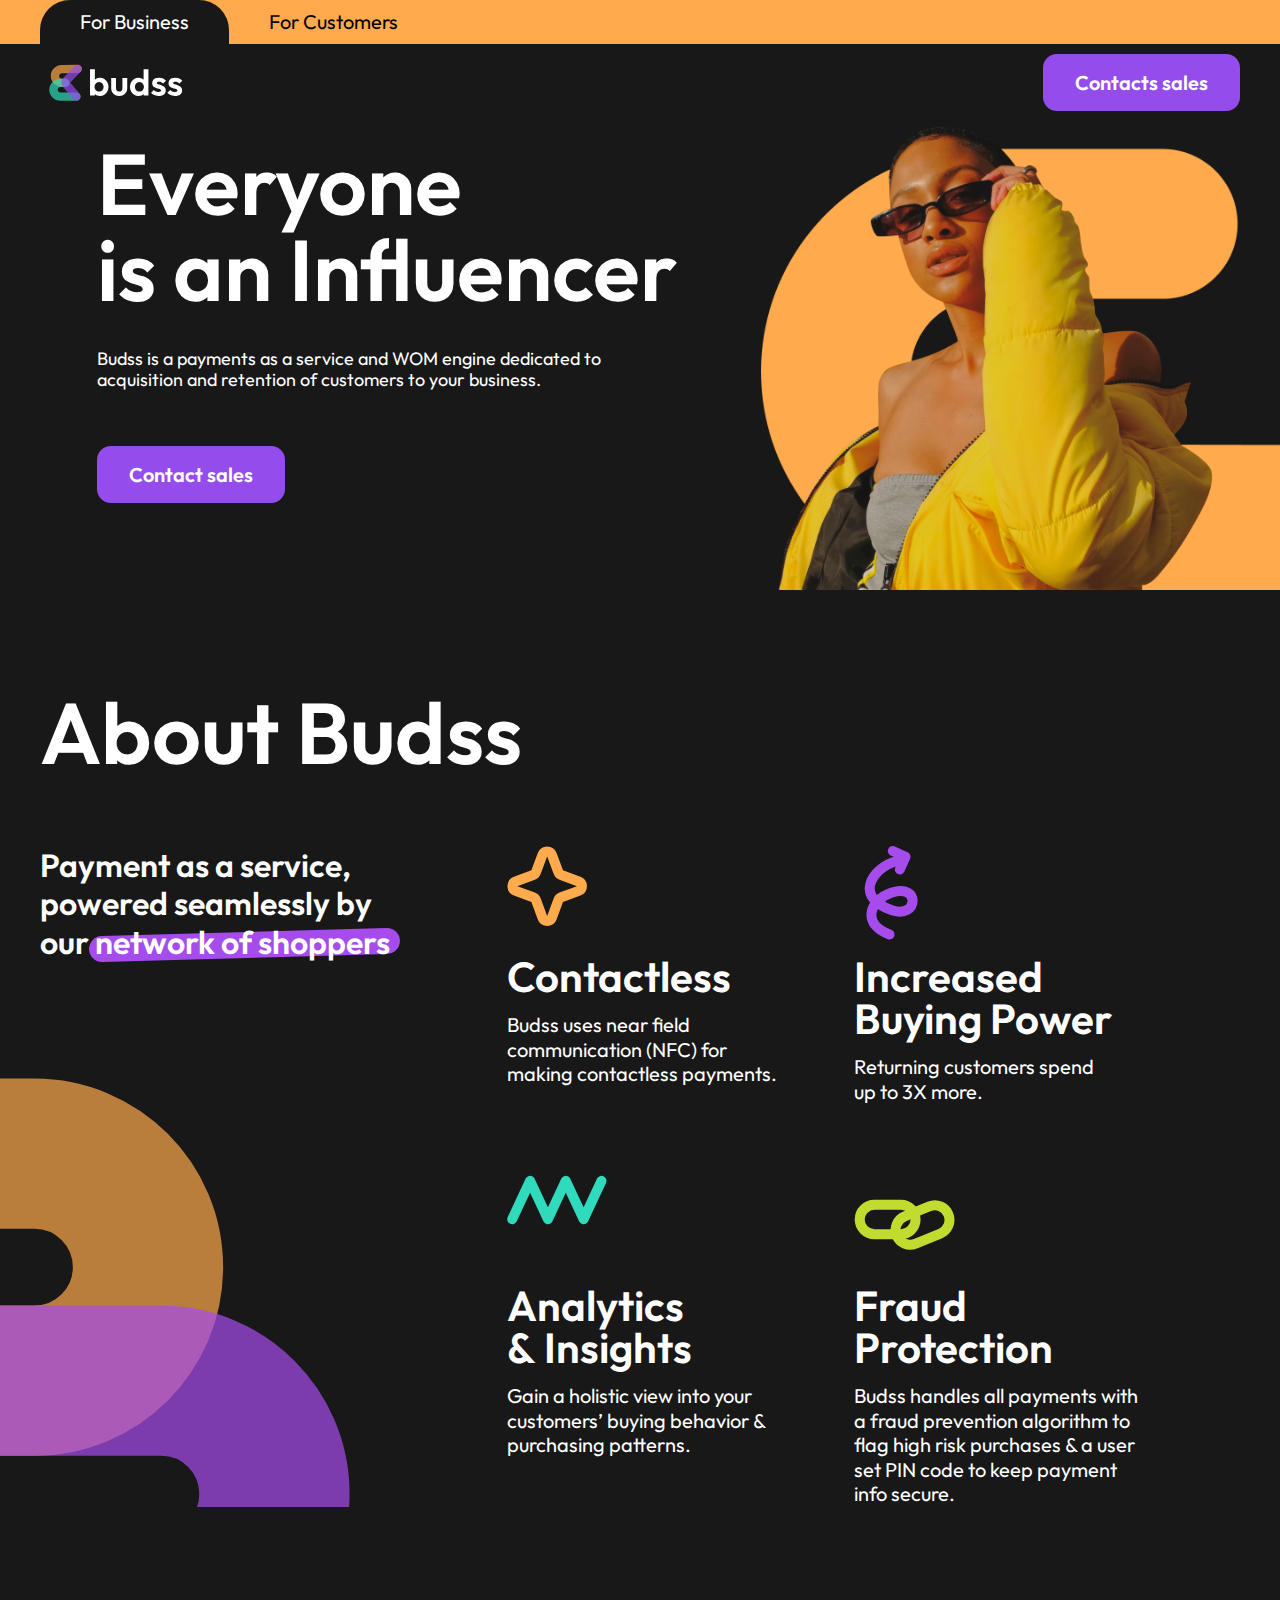
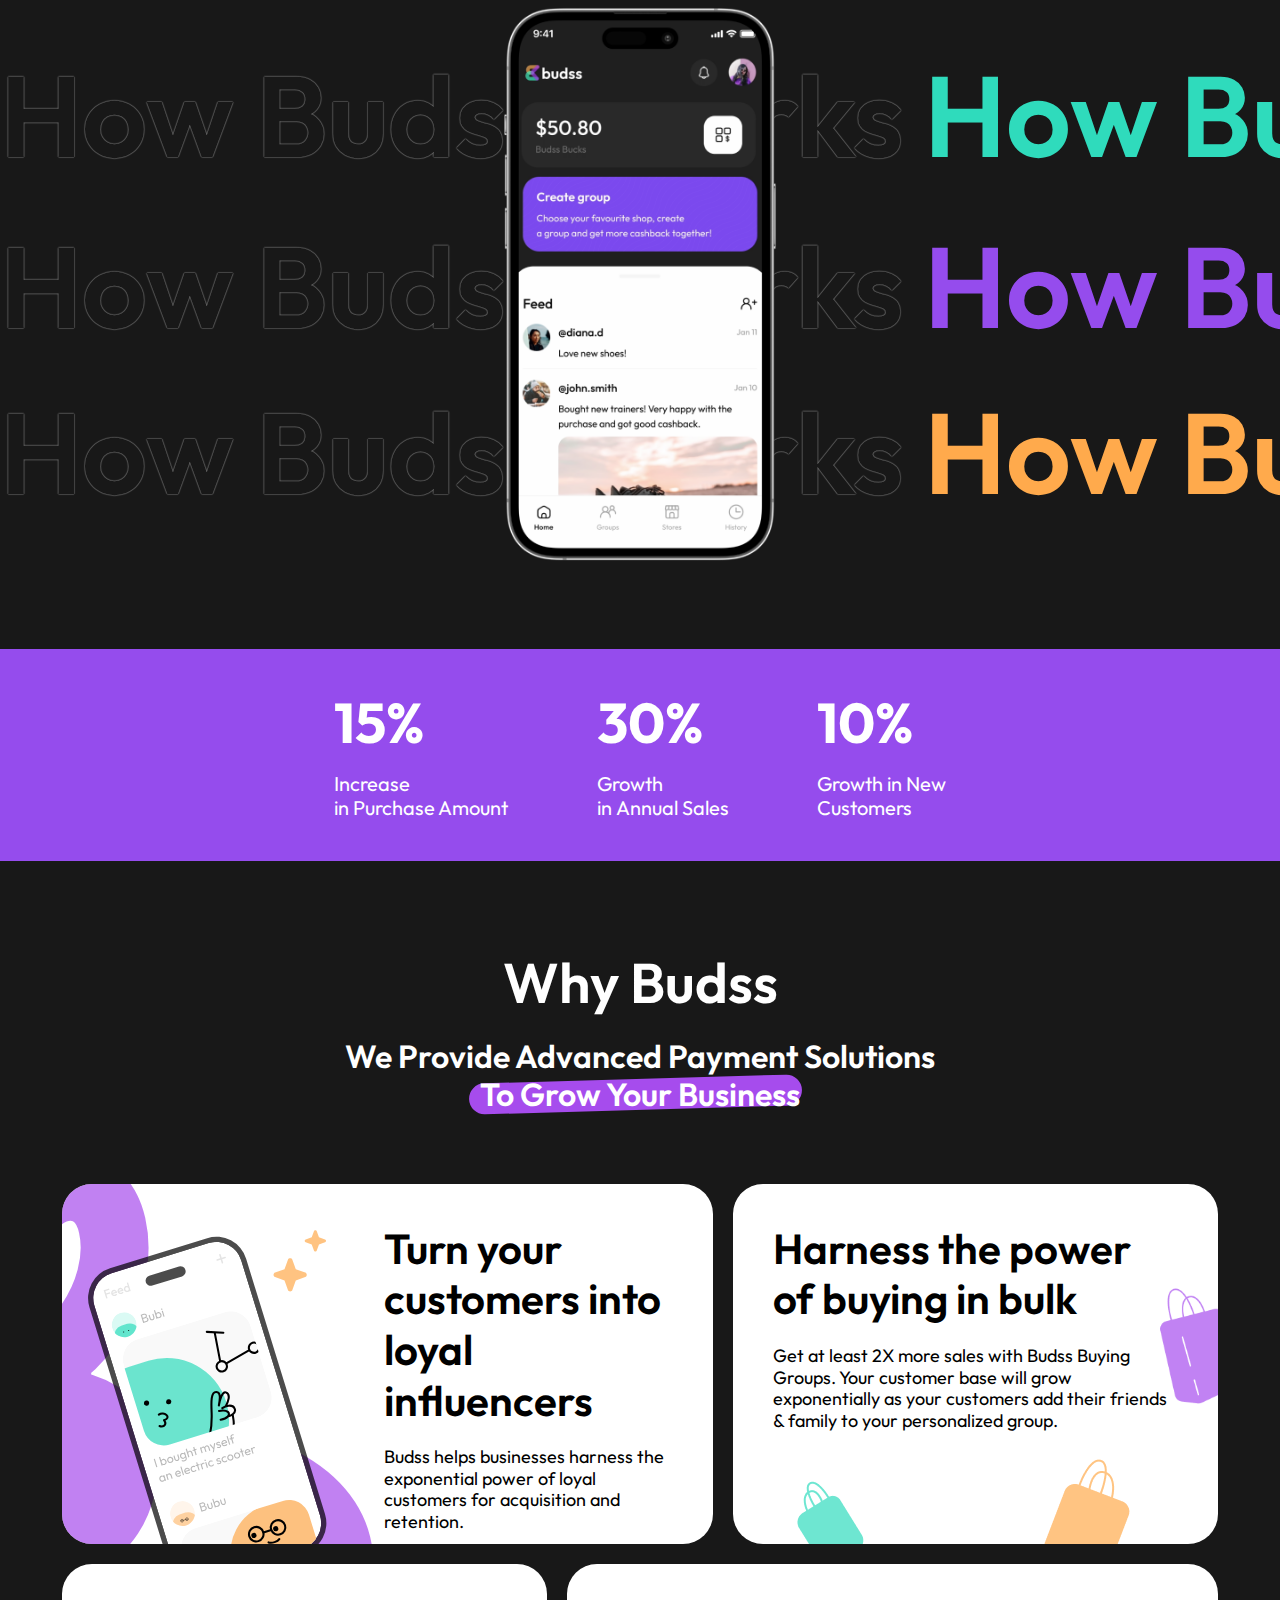
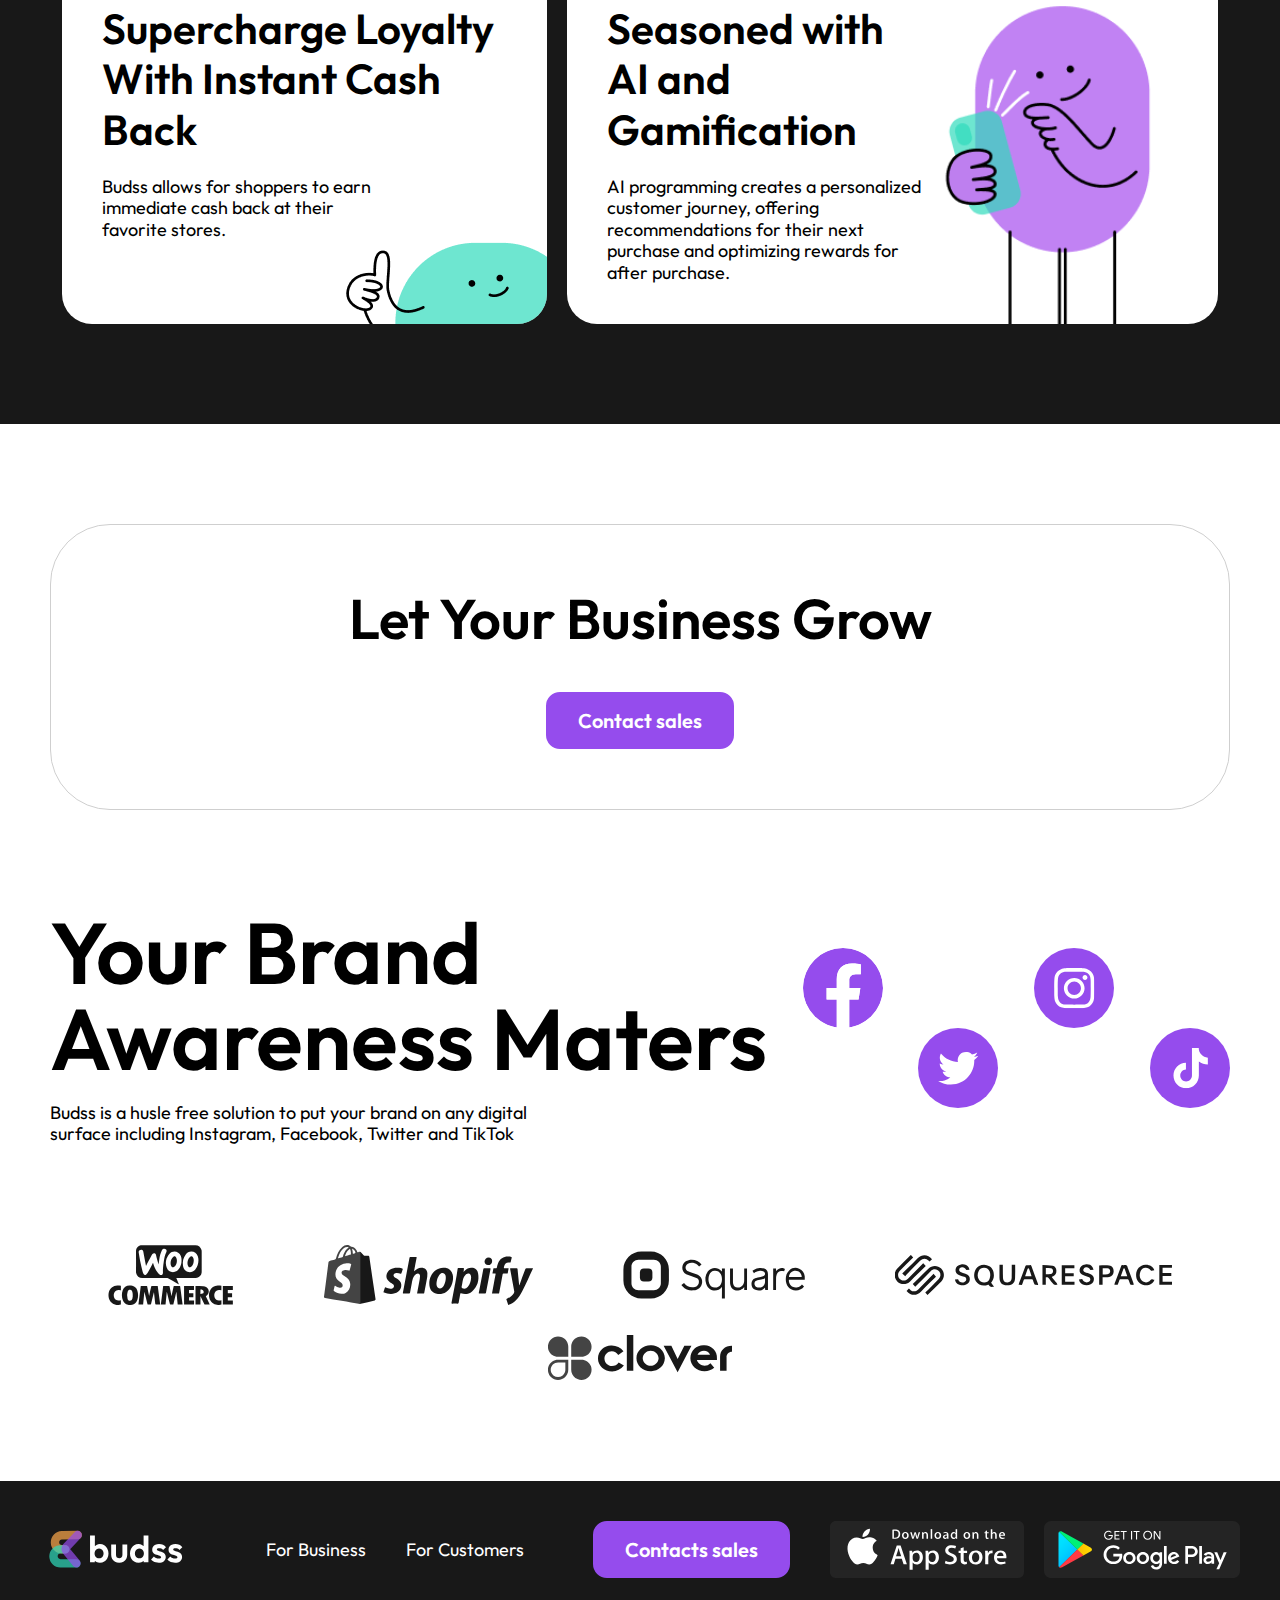
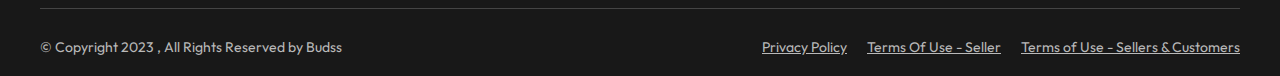
<file: index.html>
<!DOCTYPE html>
<html lang="en">
<head>
    <meta charset="UTF-8">
    <meta name="viewport" content="width=device-width, initial-scale=1.0">
    <link rel="stylesheet" href="./style.css">
    <link rel="shortcut icon" href="./src/title-logo.png">
    <title>Budss</title>
</head>
<body>
    <header class="header">
        <div class="header__inner">
            <nav class="header__nav container">
                <ul class="header__nav-list">
                    <li class="header__nav-item--active ">
                        <a href="#" class="header__nav-link">For Business</a>
                    </li>
                    <li class="header__nav-item"> 
                        <a href="#" class="header__nav-link">For Customers</a>
                    </li>
                </ul>
            </nav>
        </div>       
    </header>

    <div class="menu">
        <div class="menu__wrapper">
            <div class="menu__inner container">
                <a href="" class="logo ">
                    <img class="logo__image" src="/src/logo.svg" alt="budss" width="156" height="52">
                </a>
                <button class="menu__button button hidden-mobile" onclick="contactForm.showModal()">Contacts sales</button>
                <button class="button__burger-button visible-mobile" onclick="mobileOverlay.showModal()"></button>
            </div>
        </div>
    </div>     
    
    <main class="content">
        <section class="section ">
            <div class="section__body">
                <div class="hero">
                    <div class="hero__main">
                        <div class="hero__body">
                            <h1 class="hero__title title">Everyone is an Influencer</h1>
                            <div class="hero__discription">
                                <p>Budss is a payments as a service and WOM engine dedicated to acquisition and retention of customers to your business.</p>
                            </div>
                            <button class="hero__button button" onclick="contactForm.showModal()">
                                Contact sales
                            </button>
                            
                        </div>
                        <img class="hero__image" src="/src/girl.png" alt="" width="600" height="530">
                    </div>
                </div>
            </div>
        </section>

        <section class="section container">
            <div class="section__body">
                <div class="about">
                    <h1 class="about__title">About Budss</h1>
                    <div class="about__body">
                        <div class="about__container">
                            <h4 class="about__description">Payment as a service, powered seamlessly by our network of shoppers</h4>                           
                        </div>
                        <ul class="about__list">

                            <li class="card-about">
                                <div class="card-about__image">
                                    <img src="/src/star.svg" alt="" >
                                </div>
                                <div class="card-about__body">
                                    <h3 class="card-about__title">Contactless</h3>                                
                                    <div class="card-about__description">
                                        <p>Budss uses near field communication (NFC) for making contactless payments.</p>
                                    </div>
                                </div>
                            </li> 
    
                            <li class="card-about">
                                <div class="card-about__image">
                                    <img src="/src/arrow.svg" alt="" >
                                </div>
                                <div class="card-about__body">
                                    <h3 class="card-about__title">Increased Buying Power</h3>                                
                                    <div class="card-about__description">
                                        <p>Returning customers spend up to 3X more.</p>
                                    </div>
                                </div>
                            </li> 
    
                            <li class="card-about">
                                <div class="card-about__image">
                                    <img src="/src/wave.svg" alt="">
                                </div>
                                <div class="card-about__body">
                                    <h3 class="card-about__title">Analytics & Insights</h3>                                
                                    <div class="card-about__description">
                                        <p>Gain a holistic view into your customers’ buying behavior & purchasing patterns.</p> 
                                    </div>
                                </div>
                            </li> 
    
                            <li class="card-about">
                                <div class="card-about__image">
                                    <img src="/src/chain.svg" alt="" >
                                </div>                   
                                <div class="card-about__body">
                                    <h3 class="card-about__title">Fraud Protection</h3>                                
                                    <div class="card-about__description"> 
                                        <p>Budss handles all payments with a fraud prevention algorithm to flag high risk purchases & a user set PIN code to keep payment info secure. </p>
                                    </div>
                                </div>
                            </li> 
                                
                        </ul>                                
                    </div>
                    <img class="about__image" src="/src/budss.svg" alt=""  width="420" height="490">
                </div>
            </div>
        </section>

        <section class="work">
            <h3 class="visually-hidden">Works</h3>
            <div class="animation-text">
                <ul class="animation-text__top">
                    <li class="animation-text__dark"><p>How Budss Works </p></li>
                    <li class="animation-text__green"><p>How Budss Works </p></li>
                    <li class="animation-text__dark"><p>How Budss Works </p></li>
                    <li class="animation-text__green"><p>How Budss Works </p></li>
                    <li class="animation-text__dark"><p>How Budss Works </p></li>
                    <li class="animation-text__green"><p>How Budss Works </p></li>
                </ul>
                <ul class="animation-text__center">
                    <li class="animation-text__dark"><p>How Budss Works </p></li>
                    <li class="animation-text__purple"><p>How Budss Works </p></li>
                    <li class="animation-text__dark"><p>How Budss Works </p></li>
                    <li class="animation-text__purple"><p>How Budss Works </p></li>
                    <li class="animation-text__dark"><p>How Budss Works </p></li>
                    <li class="animation-text__purple"><p>How Budss Works </p></li>
                </ul>
                <ul class="animation-text__bottom">
                    <li class="animation-text__dark"><p>How Budss Works </p></li>
                    <li class="animation-text__yellow"><p>How Budss Works </p></li>
                    <li class="animation-text__dark"><p>How Budss Works </p></li>
                    <li class="animation-text__yellow"><p>How Budss Works </p></li>
                    <li class="animation-text__dark"><p>How Budss Works </p></li>
                    <li class="animation-text__yellow"><p>How Budss Works </p></li>
                </ul>
            </div>
            <img class="work__image" src="/src/phone.png" alt="phone" >
            
        </section>

        <section class="stat">
            <div class="stat__container">
                <div class="stat__wrapper">
                    <div class="stat-card">
                        <h2 class="stat-card__title">15%</h2>
                        <div class="stat-card__description"><p>Increase <br>in Purchase Amount</p></div>
                    </div>
                    <div class="stat-card">
                        <h2 class="stat-card__title">30%</h2>
                        <div class="stat-card__description"><p>Growth <br>in Annual Sales</p></div>
                    </div>
                    <div class="stat-card">
                        <h2 class="stat-card__title">10%</h2>
                        <div class="stat-card__description"><p>Growth in New <br> Customers</p></div>
                    </div>
                </div>
                
            </div>
        </section>

        <section class="section container">
            <div class="section__body">
                <div class="services">
                    <div class="services__body">
                        <div class="services__header">
                            <h2 class="services__title">Why Budss</h2>
                            <h4 class="services__description">We Provide Advanced Payment Solutions <br>To Grow Your Business</h4>
                        </div>
                        <div class="services__container">

                            <div class="card-services--big-left">
                                <img class="card-services__image--left" src="/src/card-phone.svg" alt="" height="362">
                                <div class="card-services__body">
                                    <h3 class="card-services__title">Turn your customers into loyal influencers</h3>
                                    <div class="card-services__description">Budss helps businesses harness the exponential power of loyal customers for acquisition and retention.</div>
                                </div>
                                
                            </div>

                            <div class="card-services">
                                <div class="card-services__body">
                                    <h3 class="card-services__title">Harness the power of buying in bulk</h3>
                                    <div class="card-services__description">Get at least 2X more sales with Budss Buying Groups. Your customer base will grow exponentially as your customers add their friends & family to your personalized group.</div>
                                </div>
                                <img class="card-services__image--green" src="/src/green-packet.png" alt="" >
                                <img class="card-services__image--yellow" src="/src/yellow-packet.png" alt="" >
                                <img class="card-services__image--purple" src="/src/purple-packet.png" alt="" >
                            </div>

                            <div class="card-services">
                                <div class="card-services__body">
                                    <h3 class="card-services__title">Supercharge Loyalty With Instant Cash Back</h3>
                                    <div class="card-services__description">Budss allows for shoppers to earn <br> immediate cash back at their <br> favorite stores.</div>
                                </div>
                                <img class="card-services__image--like" src="/src/like.png" alt="" >
                            </div>

                            <div class="card-services--big-right">
                                <div class="card-services__body">
                                    <h3 class="card-services__title">Seasoned with AI and Gamification </h3>
                                    <div class="card-services__description">AI programming creates a personalized customer journey, offering recommendations for their next purchase and optimizing rewards for after purchase.</div>
                                </div>
                                <img class="card-services__image--right" src="/src/click.png" alt="" >
                            </div>
                        </div>
                    </div>
                </div>
            </div>
        </section>

        <section class="contact">
            <div class="contact__body">              
                <div class="invition">
                    <div class="invition__body">
                        <h2 class="invition__title">Let  Your Business Grow</h2>
                        <button class="invition__button button" onclick="contactForm.showModal()">Contact sales</button>
                    </div>
                </div>
                <div class="society">
                    <div class="society__body">
                        <h1 class="society__title">Your Brand Awareness Maters</h1>
                        <p class="society__desricption">Budss is a husle free solution to put your brand on any digital surface including Instagram, Facebook, Twitter and TikTok</p>
                    </div>
                    <div class="society__container">
                        <a href="/" class="icon-link">
                            <img src="/src/facebook.svg" alt="" class="icon-society">
                        </a>
                        <a href="/" class="icon-link">
                            <img src="/src/twitter.svg" alt="" class="icon-society">
                        </a>
                        <a href="/" class="icon-link">
                            <img src="/src/instagram.svg" alt="" class="icon-society">
                        </a>
                        <a href="/" class="icon-link">
                            <img src="/src/tiktok.svg" alt="" class="icon-society">
                        </a>
                    </div>

                </div>
                <div class="partners">
                    <div class="partners__container">
                        <img src="/src/woo.svg" alt="" class="partners__image" >
                        <img src="/src/shopify.svg" alt="" class="partners__image">
                        <img src="/src/square.svg" alt="" class="partners__image">
                        <img src="/src/sqspace.svg" alt="" class="partners__image">
                        <img src="/src/clover.svg" alt="" class="partners__image">
                    </div>
                </div>              
            </div>
        </section>

        <footer class="footer container">
            <div class="footer__body">
                <div class="footer__menu">
                    <div class="footer__logo logo">
                        <a href="" class="menu__logo logo ">
                            <img class="logo__image" src="/src/logo.svg" alt="budss" width="156" height="52" loading="lazy">
                        </a>
                    </div>
                    <div class="footer__nav">
                        <ul class="footer__nav-list">
                            <li class="footer__nav-item">
                                <a href="/" class="footer__nav-link">For Business</a>
                            </li>
                            <li class="footer__nav-item">
                                <a href="/" class="footer__nav-link">For Customers</a>
                            </li>
                            <li class="footer__nav-item hidden-desktop ">
                                <a href="/" class="footer__nav-link">Privacy Policy</a>
                            </li>
                            <li class="footer__nav-item hidden-desktop ">
                                <a href="/" class="footer__nav-link">Terms Of Use - Seller</a>
                            </li>
                            <li class="footer__nav-item hidden-desktop ">
                                <a href="/" class="footer__nav-link">Terms of Use - Sellers & Customers</a>
                            </li>
                            
                        </ul>
                        
                    </div>
                    
                    <div class="footer__container">
                        <button class="footer__button button" onclick="contactForm.showModal()" >Contacts sales</button>

                        <div class="footer__app">
                            <img src="/src/apple.svg" alt="" class="footer__app-image">
                            <img src="/src/googleplay.svg" alt="" class="footer__app-image">
                        </div>
                    </div>
                </div>
                <div class="footer__extra">
                    <p>© Copyright <time datetime="2023">2023</time> , All Rights Reserved by Budss</p>
                    <ul class="footer__extra-list hidden-mobile ">
                        <li class="footer__extra-item">
                            <a href="/" class="footer__extra-link ">Privacy Policy</a>
                        </li>
                        <li class="footer__extra-item">
                            <a href="/" class="footer__extra-link">Terms Of Use - Seller</a>
                        </li>
                        <li class="footer__extra-item">
                            <a href="/" class="footer__extra-link">Terms of Use - Sellers & Customers</a>
                        </li>
                    </ul>
                    
                </div>
            </div>
        </footer>
    </main>

    <dialog class="mobile-overlay visible-mobile" id="mobileOverlay">
       
        <form class="mobile-overlay__close-button-wrapper" method="dialog">
            <button class="mobile-overlay__close-button cross-button" type="submit">
                <span class="visually-hidden">Close navigation menu</span>
            </button>
        </form>

        <div class="mobile-overlay__body">
            <button class="mobile-overlay__button button " onclick="contactForm.showModal()"> Contact sales</button>

            <ul class="mobile-overlay__nav-list">
                <li class="mobile-overlay__nav-list ">
                    <a href="#" class="mobile-overlay__nav-link">For Business</a>
                </li>
                <li class="mobile-overlay__nav-list"> 
                    <a href="#" class="mobile-overlay__nav-link">For Customers</a>
                </li>
                <li class="mobile-overlay__nav-list"> 
                    <a href="#" class="mobile-overlay__nav-link">Privacy Policy</a>
                </li>
                <li class="mobile-overlay__nav-list"> 
                    <a href="#" class="mobile-overlay__nav-link">Terms Of Use - Seller</a>
                </li>
                <li class="mobile-overlay__nav-list"> 
                    <a href="#" class="mobile-overlay__nav-link">Terms of Use - Sellers & Customers</a>
                </li>
            </ul>
        </div>
    </dialog>

    <dialog class="feedback" id="contactForm">
        
            <form class="feedback__close-button-wrapper" method="dialog">
                <button class="feedback__close-button cross-button" type="submit">
                    <span class="visually-hidden">Close feedback-form</span>
                </button>
            </form>
            <form id="form" class="feedback-form" >
            <div class="feedback-form__body">
                <div class="feedback-form__cell field">
                    <label class="field__label" for="name" >Name <span class="field__required-star" aria-hidden="true">*</span></label>
                    <input 
                        class="field__control"
                        id="name" 
                        placeholder="Enter name"
                        
                    >
                   
                    <span class="error-message" id="nameError"></span>
                </div>
                <div class="feedback-form__cell field">
                    <label class="field__label" for="email">Email <span class="field__required-star" aria-hidden="true">*</span></label>
                    <input 
                        class="field__control"
                        id="email"
                        type="email" 
                        placeholder="Enter email"
                        
                    >
                    <span class="error-message" id="emailError"></span>
                </div>
                <div class="feedback-form__cell field">
                    <label class="field__label" for="phoneNumber">Phone Number <span class="field__required-star" aria-hidden="true">*</span> </label>
                    <input 
                        class="field__control"
                        id="phoneNumber"
                        type="tel"
                        placeholder="+7 900 000 00 00"
                        
                    >
                    <span class="error-message" id="phoneError"></span>
                </div>
                <div class="feedback-form__cell field">
                    <label class="field__label" for="company">Company</label>
                    <input 
                        class="field__control"
                        id="company"
                        placeholder="Enter company"
                       
                    >
                </div>
                <div class="feedback-form__cell field">
                    <label class="field__label" for="website">Website/Store URL</label>
                    <input 
                        class="field__control"
                        id="website"
                        placeholder="Enter Website/Store URL"
                        
                    >
                </div>
            </div>

            <span class="error-messege__form" id="errorMessage"></span>

            <div class="feedback-form__action">
                <p>By submitting this form you are agreeing to Budss’s <a href="/">Privacy Policy</a> and <a href="">Terms of Use</a></p>
                <button class="feedback-form__button button" type="submit" > Contact sales</button>
            </div>
            
        </form>
        
    </dialog>
    <dialog class="feedback" id="windowReceived">
        <form class="feedback__close-button-wrapper" method="dialog">
            <button class="feedback__close-button cross-button" type="submit">
                <span class="visually-hidden">Close feedback-form</span>
            </button>
        </form>
        <div class="feedback-thanks">
            <div class="feedback-thanks__body">
                <img class="feedback-thanks__image" src="/src/thank.svg" alt="">
                <h4 class="feedback-thanks__title">Thank you</h4>
                <p class="feedback-thanks__description">Thank you, we have received your application and will contact you soon!</p>
                <button class="feedback-thanks__button button" onclick="windowReceived.close()">Super!</button>
            </div>
        </div>
    </dialog>

    <script src="/script.js"></script>
    
</body>
</html>
</file>
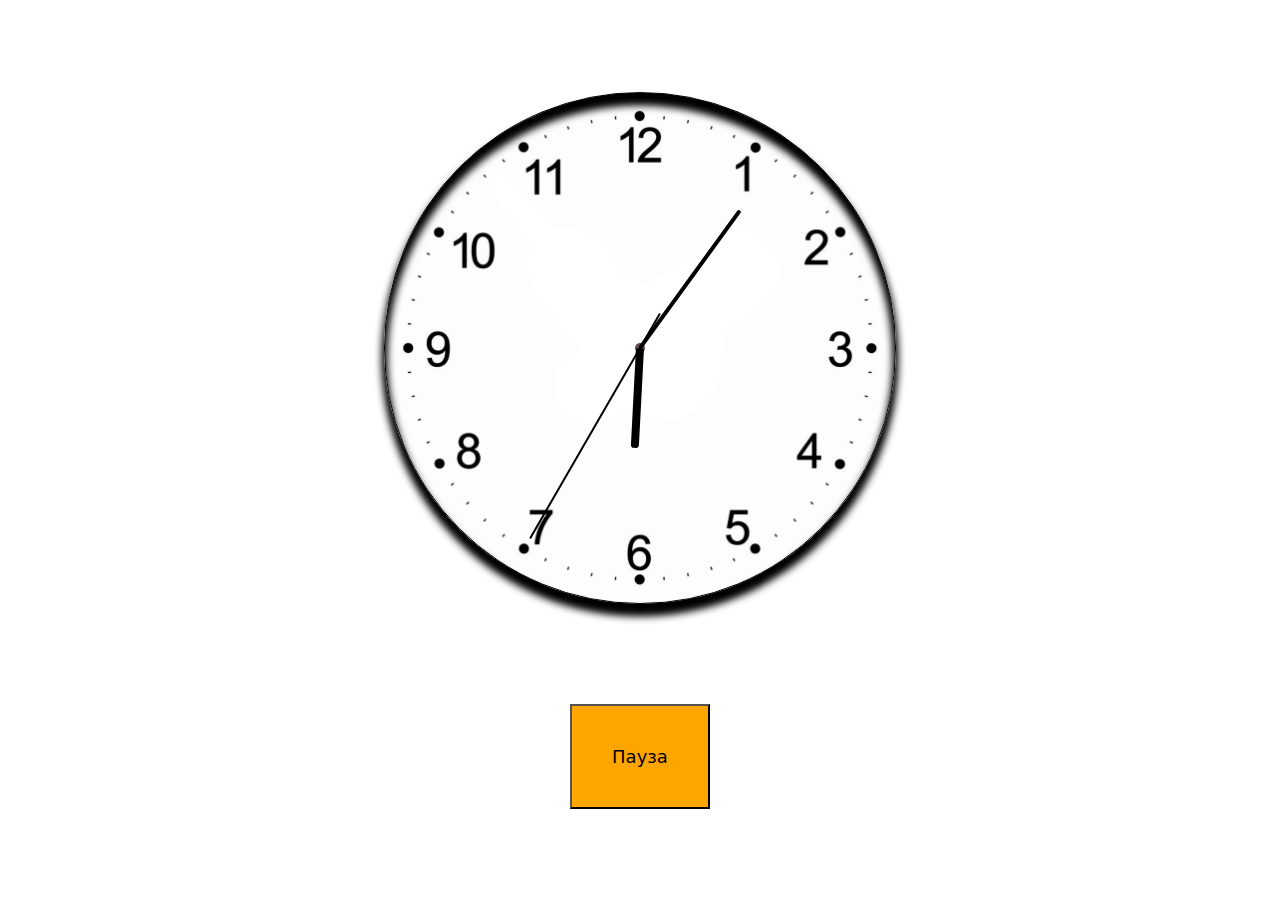
<file: clock.html>
<!DOCTYPE html>
<html lang="en">
<head>
    <meta charset="UTF-8">
    <meta name="viewport" content="width=device-width, initial-scale=1.0">
    <link rel="stylesheet" href="./styleClock.css">
    <title>Clock</title>
</head>
<body>
    
    <div class="clock">
        <div class="hours">
            <div class="hour"></div>
        </div>
        <div class="minutes">
            <div class="minute"></div>
        </div>
        <div class="seconds">
            <div class="second"></div>
        </div>
    </div>
    <button onclick="toggleClock()">Пауза</button>

    <script src="./main.js"></script>
</body>
</html>
</file>
<file: style.css>
:root {
    --color-dark: #181818;
    --color-light: #ffffff;
    --color-yellow: #FFAA4C;
    --color-accent: #954CED;
    --color-green: #2FDBBC;
    --color-black: #000000;
    --color-gray: #B9B9B9;
    --color-gray-alt: #A7A7A7;

    --border: 2px solid #954CED;
    --border-radius-small: 14px;
    --border-radius: 30px;
    --border-radius-large: 60px;

    --font-family-base: 'Outfit', sans-serif;

    --container-width: 1440px;

    --section-padding-y: 100px;

    --input-height: 40px;

    --button-height: 57px;

    --transition-duration: .2s;
}

@font-face {
    font-family: 'Outfit';
    src: url('./fonts/Outfit-Light.woff2') format('woff2');
    font-weight: 300;
    font-style: normal;
    font-display: swap;
}

@font-face {
    font-family: 'Outfit';
    src: url('./fonts/Outfit-Medium.woff2') format('woff2');
    font-weight: 500;
    font-style: normal;
    font-display: swap;
}

@font-face {
    font-family: 'Outfit';
    src: url('./fonts/Outfit-Regular.woff2') format('woff2');
    font-weight: 400;
    font-style: normal;
    font-display: swap;
}

@font-face {
    font-family: 'Outfit';
    src: url('./fonts/Outfit-SemiBold.woff2') format('woff2');
    font-weight: 600;
    font-style: normal;
    font-display: swap;
}

@font-face {
    font-family: 'Outfit';
    src: url('./fonts/Outfit-Bold.woff2') format('woff2');
    font-weight: 700;
    font-style: normal;
    font-display: swap;
}


html {
    box-sizing: border-box;
}

*,
::after,
::before {
    box-sizing: border-box;
}

body {
    font-family: var(--font-family-base);
    font-size: clamp(20px, 1.4vw, 16px);
    font-weight: 400;
    line-height: 1.2;
    color: var(--color-light);
    background-color: var(--color-dark);
    margin: 0;
}

img {
  display: block; 
  height: auto;
}

a {
    text-decoration: none;
    color: inherit;
    text-wrap: nowrap;
}

ul, p {
    padding: 0;
    margin: 0;
    list-style: none;
}

h1, h2, h3, h4 {
    font-weight: 600;
    margin: 0;
}

h1 {
    font-size: clamp(40px, 6.7vw, 96px);
    line-height: 1;
}

h2 {
    font-size: clamp(40px, 4.4vw, 64px);
}

h3 {
    font-size: clamp(32px, 3.3vw, 48px);
}

h4 {
    font-size: clamp(30px, 2.5vw, 36px);
}

p {
    font-size: clamp(16px, 1.4vw, 20px);
}

.visually-hidden {
    position: absolute;
    width: 1px;
    height: 1px;
    margin: -1px;
    border: 0;
    padding: 0;
    white-space: nowrap;
    clip-path: inset(100%);
    overflow: hidden;
}

main {
    overflow: hidden;
}

.container {  
    padding-inline: 60px;
    margin: 0 auto;
    max-width: var(--container-width);
}

.logo {
    display: flex;
    align-items: center;
}

.button {
    
    font-family: 'Outfit', sans-serif;
    font-size: 20px;
    font-weight: 600;
    color: var(--color-light);
    height: var(--button-height);
    background-color: var(--color-accent);
    border: var(--border);
    border-radius: var(--border-radius-small);
    overflow: hidden;
    padding-inline: 30px;
    cursor: pointer;
    text-wrap: nowrap;
    position: relative;
    transition: background-color .2s ease, border-color .2s ease, color .2s ease, fill .2s ease, transform .2s ease-in-out;
}

.button::after {
    content: "";
    display: block;
    height: 100%;
    width: 100%;
    position: absolute;
    left: 0;
    top: 0;
    transform: translate(-100%) rotate(10deg);
    transform-origin: top left;
    transition: background-color .2s ease, border-color .2s ease, color .2s ease, fill .2s ease, transform .2s ease-in-out;
    will-change: transform;
    z-index: -1;
    border-radius:var(--border-radius-small);
    background-color:var(--color-dark);
}

.button:hover {
    transform: scale(1.07);
    transition: background-color .2s ease, border-color .2s ease, color .2s ease, fill .2s ease, transform .2s ease-in-out;
}

.button:hover:after {
    transform: translate(0) ;
    transition: background-color .2s ease, border-color .2s ease, color .2s ease, fill .2s ease, transform .2s ease-in-out;
}

.button:disabled {
    background-color: var(--color-gray);
    border: none;
    cursor: default;
}

.button:disabled:hover {
    background-color: var(--color-gray);
    border: none;
    transform: none;
}

.button__burger-button {
    display: none;
    width: 40px;
    height: 40px;
    background-color: transparent;
    border: none;
    position: relative;
    
}

.button__burger-button:hover {
    border-radius: 5px;
    background-color: hsla(267, 82%, 61%, 0.047);
}

.button__burger-button::after{
    display: flex;
    align-items: center;
    justify-content: center;
    content: '';
    width: 60%;
    height: 2px;
    top: 49%;
    left: 8px;
    background-color: var(--color-light);
    border-radius: 5px;
    box-shadow: 0 10px var(--color-light), 0 -10px var(--color-light);
    position: absolute;

}

.header__inner {
   background-color: var(--color-yellow);  
}

.header__nav-list {
   display: flex;
   align-items: center;
}

.header__nav-item {
    color: var(--color-black);
    padding: 10px 40px;
    cursor: pointer;
}

.header__nav-item--active {
    background-color: var(--color-dark);
    border-top-left-radius: var(--border-radius);
    border-top-right-radius: var(--border-radius);
    padding: 10px 40px;
    cursor: pointer;
}

.menu {
    position: sticky;
    top: 0;
    z-index: 1;
    background-color: var(--color-dark);
}

.menu__wrapper {
    max-width: var(--container-width);
    margin: 0 auto;
}

.menu__inner {
    display: flex;
    justify-content: space-between;
    align-items: center;
    padding-top: 10px;
    padding-bottom: 10px;   
}

.section {
    max-width: var(--container-width);
    margin: 0 auto;
    padding-bottom: var(--section-padding-y);
}

.hero__main {
    display: flex;
    justify-content: space-between;
    align-items: start;
    column-gap: 65px;
}

.hero__body {
    display: flex;
    flex-direction: column;
    align-items: start;
    margin-left: clamp(15px, 7.6vw, 110px);
    max-width: clamp(350px, 46.5vw, 670px);
    row-gap: 35px;
    margin-top: 20px;
}

.hero__discription {
    margin-bottom: 20px;
}

.hero__image {
    width: clamp(275px, 41.2vw, 600px);
}

.about__body {
    display: flex;
    justify-content: space-between;
    align-items: start;
    padding-top: clamp(20px, 5.5vw, 80px);
    
}

.about {
    position: relative;
}

.about__description {  
    width: clamp(275px, 28.9vw, 416px); 
    font-size: clamp(24px, 2.5vw, 36px);
    position: relative;
}

.about__description::before {
    content: "";
    width: clamp(235px, 24.3vw, 350px);
    height: clamp(20px, 2.0vw, 30px);
    border-radius: 30px;
    background-color: #A64CED;
    position: absolute;
    bottom: 4px;
    left: clamp(35px, 3.8vw, 51px);
    transform: rotate(-1.65deg);
    z-index: -1;
}

.about__list {
    display: flex ;
    flex-wrap: wrap;
    column-gap: clamp(15px, 4.5vw, 70px);
    row-gap: 70px;
    justify-content: center;
    align-items: flex-start;
    
}

.card-about {
    
    max-width: min(22.6vw, 325px);
    
}

.card-about p {
    font-size: clamp(16px, 1.6vw, 24px);
}

.card-about__image {
    width: 100px;
    height: 100px;
}

.card-about__title {
    line-height: 1;
    margin-top: 10px;
    margin-bottom: 15px;
}

.about__image {
    position: absolute;
    bottom: 0;
    left:-60px;
    width: clamp(300px, 29.2vw, 420px);
}

.work {
    position: relative;
    margin-bottom: clamp(80px, 6.9vw, 100px);
}

.work__image {
    margin: auto;
    max-width: clamp(228px, 21.4vw, 308px);
}

.animation-text {
    z-index: -1;
}

.animation-text p {
    font-size: clamp(48px, 8.9vw, 128px);
    font-weight: 600;
}

.animation-text__top {
    display: flex;
    justify-content: center;
    column-gap: 20px;
    white-space: nowrap;
    top: 40px;
    z-index: -1;
    position: absolute;
    animation: runing-text-right 20s  linear infinite;
}

.animation-text__center {
    display: flex;
    column-gap: 20px;
    white-space: nowrap;
    top: 38%;
    z-index: -1;
    position: absolute;
    animation: runing-text-left 20s  linear infinite;
}

.animation-text__bottom  {
    display: flex;
    column-gap: 20px;
    white-space: nowrap;
    bottom: 40px;
    z-index: -1;
    position: absolute;
    animation: runing-text-right 20s linear infinite;
}

.animation-text__dark {
    color: var(--color-dark);
    text-shadow: 1px 0 1px #ffffff2e, 0 1px 1px #ffffff2e, -1px 0 1px #ffffff2e, 0 -1px 1px #ffffff2e;
}

.animation-text__green {
    color: var(--color-green);
}

.animation-text__purple {
    color: var(--color-accent);
}
.animation-text__yellow {
    color: var(--color-yellow)
}

.stat {
    background-color: var( --color-accent);
}

.stat__container  {
    margin-inline: auto;
    margin-bottom: clamp(80px, 6.9vw, 100px);
    padding: 40px 50px;
    max-width: var(--container-width);
}

.stat__container p {
    font-size: clamp(20px, 1.6vw, 24px);
}

.stat__wrapper {
    display: flex;
    flex-direction: row;
    column-gap: min(6.9vw, 100px);
    justify-content: center;
    
}

.stat-card {
    display: flex;
    flex-direction: column;
    row-gap: 15px;
    
}

.stat-card__title {
    font-weight: bold;
}

.services__body {
    display: flex;
    flex-direction: column;
    row-gap: 70px;
    align-items: center;
}

.services__header {
    display: flex;
    flex-direction: column;
    row-gap: 20px;
    align-items: center;
}

.services__description {
    text-align: center;
    position: relative;
    font-size: clamp(24px, 2.5vw, 36px);
}

.services__description::before {
    content: "";
    width: clamp(255px, 26vw, 380px);
    height: clamp(21px, 2.4vw, 32px);
    border-radius: 30px;
    background-color: #A64CED;
    position: absolute;
    bottom: 4px;
    left: 21%;
    transform: rotate(-1.65deg);
    z-index: -1;
}

.services__container {
    display: flex;
    flex-flow: row wrap;
    justify-content: center;
    justify-content: center;
    column-gap: 20px;
    row-gap: 20px;   
    max-width: 1300px;
    color: var(--color-black);
}

.card-services,
.card-services--big-left,
.card-services--big-right {
    background-color: var(--color-light);
    display: flex;
    width: clamp(340px, 50.9vw, 733px);
    height: 360px;
    padding: 40px 40px 40px 40px;
    border-radius: var(--border-radius);
    overflow: hidden;
    position: relative;
}

.card-services {
    width: clamp(340px, 37.9vw, 547px);
}

.card-services__body {
    display: flex;
    flex-direction: column;
    row-gap: 20px;
    max-width: 440px;
    font-size: clamp(16px, 1.4vw, 20px);
}

.card-services__image--left {
    margin: -72px 10px -82px -140px;
}

.card-services__image--right {
    margin-bottom: -40px;
    margin-inline: min(1.3vw, 20px) ;
}

.card-services__image--green {
   position: absolute;
   bottom: 0;
   left: clamp(20px, 5vw, 72px);
}
.card-services__image--yellow {
    position: absolute;
    bottom: 0;
    left: clamp(150px, 24vw, 360px);
}
.card-services__image--purple {
    position: absolute;
    bottom: clamp(20px, 10.5vw, 152px);
    right: -10px;
    width: clamp(61px, 6.1vw, 88px);
}

.card-services__image--like {
    position: absolute;
    right: 0;
    bottom: 0;
}

.contact {
    background-color: var(--color-light);  
}

.contact__body {
    display: flex;
    flex-direction: column;
    row-gap: 100px;
    max-width: var(--container-width);
    padding: 100px 50px;
    margin: 0 auto;
    color: var(--color-black);
}

.invition {
    border: 1px solid #CFCFCF;
    border-radius: var(--border-radius-large);
}

.invition__body {
    display: flex;
    flex-direction: column;
    align-items: center;
    row-gap: 40px;
    padding: 60px 20px;
    text-align: center;
}

.society {
    display: flex;
    flex-direction: row;
    column-gap: 20px;
}

.society__body {
    display: flex;
    flex-direction: column;
    row-gap: 20px;
    justify-content:space-between; 
}

.society__desricption {
    max-width: 530px;
}

.society__container {
    display: flex;
    flex-direction: row;
    height: clamp(128px, 12.5vw, 180px);
    margin: auto;
    column-gap:  min(2.8vw, 40px);
}

.society__container a:nth-child(even){
    align-items: end;
}

.icon-link {
    display: flex;
    flex-direction: row;
    align-items:start;
}

.icon-society {
    width: clamp(64px, 6.25vw, 90px);
}



.icon-link--bottom {
   flex-direction: column-reverse;
}


.partners__container {
    display: flex;
    flex-direction: row;
    flex-wrap: wrap;
    align-items: center;
    justify-content: center;
    column-gap: 90px;
    row-gap: 30px;
}

.partners__image {
    height: 100%;
    max-width: 100%;
}

.footer__menu {
    display: flex;
    flex-wrap: wrap;
    justify-content: space-between;
    align-items: center;
    padding: 40px 0 30px;
    column-gap: 20px;
    row-gap: 40px;
    
}


.footer__nav-list {
    display: flex;
    font-size: clamp(16px, 1.4vw, 20px);
    column-gap: 40px;
}

.footer__container {
    display: flex; 
    column-gap: 40px;
}

.footer__app{
    display: flex;
    column-gap: 20px;
}

.footer__extra { 
    display: flex;
    justify-content: space-between;
    align-items: center;
    color: var(--color-gray);
    font-size: 14px;
    padding: 30px 0 20px;
    column-gap: 20px;
    border-top: #444444 solid 1px;
}

.footer__extra p {
    font-size: 14px;
}

.footer__extra-list {
    display: flex;
    column-gap: 20px;
    text-decoration: underline;
}

.hidden-desktop {
    display: none;
}


.mobile-overlay {
    width: 100%;
    height: 100%;
    margin: 0;
    border: none;
    background-color: var(--color-dark);
    color: var(--color-light);
}

.mobile-overlay {
    max-width: 100%;
    max-height: 100%;
}

.mobile-overlay__body {
    
    display: flex;
    flex-direction: column;
    
}

.mobile-overlay__close-button-wrapper {
    display: flex;
    justify-content: end;
}

.mobile-overlay__button {
    margin-top: 18vh;
    margin-bottom: 26vh;
}

.mobile-overlay__nav-list {
    display: flex;
    flex-direction: column;
    row-gap: 15px;
}

.cross-button {
    background-color: transparent;
    border: none;
    width: 40px;
    height: 40px;   
    position: relative;
    cursor: pointer;
    
}

.cross-button:before,
.cross-button:after {
    content: '';
    position: absolute;
    top: 48%;
    left: 10px;
    width: 50%;
    height: 2px;
    border-radius: 5px;
    background-color: var(--color-light);
}

.cross-button:before {
    rotate: -45deg;
}

.cross-button:after {
    rotate: 45deg;
}

.feedback {
    width: 420px;
    padding: 40px ;
    
    
    border: none;
    border-radius: 20px;

}

.feedback__close-button-wrapper {
    display: flex;
    justify-content: end;
    align-items: center;
  
}

.feedback__close-button {
    display: flex;
    justify-content: end;
    width: 20px;
    height: 20px;
    margin: -40px -20px -20px -20px;
    
}

.feedback__close-button:after, 
.feedback__close-button:before {
    background-color: var(--color-gray);
    left: 7px;
    height: 1.2px;
}

.feedback-form {
    display: flex;
    flex-direction: column;
    row-gap: 20px;
    width: 100%;
    align-items: start;

}

.feedback-form__body {
   display: flex;
   flex-direction: column;
   row-gap: 10px;
   width: 100%;
}

.feedback-form__action {
    display: flex;
    flex-direction: column;
    align-items: start;
    row-gap: 20px;
}

.field {
    display: flex;
    flex-direction: column;
    align-items: start;
    font-size: 14px;
    font-weight: 600;
    line-height: 2;
}

.field:disabled {
    color: var(--color-gray-alt);
}

.field__required-star {
    color: #FF6C2D;
}

.field__control {
    width: 100%;
    border: 1px #F1F1F1 solid;
    padding: 10px 15px;
    margin: 4px 0;
    border-radius: var(--border-radius-small);
    font-family: var(--font-family-base);
}

.field__control::placeholder {
    color: var(--color-gray-alt);
    font-family: var(--font-family-base);
}

.field__control:focus {
    outline: 1px solid var(--color-gray-alt);
}

.field__control:focus::placeholder {
    color: transparent;
}

.invalid {
    outline: 1px solid #EC1211;
}

.field__label-prompt {
    font-weight: normal;
    font-size: 12px;
    color: #EC1211;
}


.feedback-form p {
    font-size: 14px;
    line-height: 1.4;
    font-weight: 300;
    width: 100%;
}

.feedback-form a {
    color: var(--color-accent);
    text-decoration: underline;
}

.error-message {
    font-size: 12px;
    color: #EC1211;
    font-weight: 400;
}

.error-messege__form {
    font-size: 16px;
    color: #EC1221;
    font-weight: 400;
}

.feedback-thanks__body {
    display: flex;
    flex-direction: column;
    row-gap: 20px;
    justify-content: center;
    max-width: 100%;
    align-items: center;
    text-align: center;
}

.feedback-thanks__image {
    width: clamp(180px, 20.8vw, 300px)
}

.feedback-thanks__title {
    color:#A64CED;
}

.feedback-thanks__button {
    width: 100%;
}

@keyframes runing-text-right {
    0% {
        right: 0px;
    }
    100% {
       right:  -3000px;
    }
}

@keyframes runing-text-left {
    0% {
        left: 0px;
    }
    100% {
       left:  -3000px;
    }
}

@media(max-width:1280px){
    .container {  
        padding-inline: 40px;
    }
}

@media(max-width:1200px) {
    .footer__menu {
        justify-content: flex-start
    }

    
}

@media(max-width:1024px){
    .services__container {
        min-width: 710px;
    }

    .card-services,
    .card-services--big-left, 
    .card-services--big-right {
        height: 395px;
        padding: 20px;
        width: 343px;
    }
    
    .card-services--big-right {
        flex-direction: column;
    }
    
    .card-services__image--left {
        width: clamp(219px, 23.4vw, 240px);
        position: absolute;
        left: 90px;
        bottom: 28px;
        transform: rotate(-17deg);
    }

    .card-services__image--right {
        width:143px ;
        margin: auto;
        margin-right: 20px;
        margin-bottom: -20px;
    }
}
@media(max-width:768px){
    :root{ 
        --section-padding-y:40px
    }

    .button:hover {
        transform: scale(104%);
    }

    .container {  
        padding-inline: 15px;
    }


    .hidden-mobile {
        display: none;
    }
   
    .header__nav {
        padding-inline: 0px;
        
    }

    .header__nav-item {
        padding-inline: min(40px,7.6vw);
    }

    .menu__inner {
        padding: 15px;
    }

    .button__burger-button{
        display: flex;
    }
    
    .button__burger-button:hover {
        background-color: var(--color-accent);
    }

    .hero__main {
       
       flex-direction: column;
       align-items: end;
       row-gap: 130px;
    }

    .hero__body {
        max-width: 100%;
        margin-inline: auto;
        padding: 15px;
    }

    .hero__button {
        width: 100%;
    }

    .about__body {
        flex-direction: column;
        row-gap: 40px;
    }

    .about__list {
        row-gap: 60px;
    }
   

    .card-about {
        max-width: min(89.3vw, 335px);
    }

    .about__image {
        display: none;
    }

    .stat__container {     
        display: block;
        max-width: 375px;
        padding-inline: 15px;
        margin-bottom: 80px;
    }

    .stat-card {
        flex-direction: row;
        column-gap: 20px;
        align-items: center; 
    }

    .stat__wrapper {
        flex-direction: column;
        row-gap: 40px;
    }

    .stat-card br{
        display: none;
    }

    .services__header {
        width: 350px;
    }

    .services__description br {
        display: none;
    }

    .services__description::before {
        content: "";
        width: clamp(240px, 23.7vw, 383px);
        height: clamp(21px, 2.4vw, 32px);
        border-radius: 30px;
        background-color: #A64CED;
        position: absolute;
        bottom: 4px;
        left: 30%;
        transform: rotate(-1.65deg);
        z-index: -1;
    }

    .services__container {
        min-width: auto;
    }

    .card-services,
    .card-services--big {
        padding: 20px;
    }

    .contact__body {
        display: flex;
        flex-direction: column;
        row-gap: 40px;
        max-width: var(--container-width);
        padding: 40px 15px;
        margin: 0 auto;
        color: var(--color-black);
    }

    .society {
        flex-direction: column;
        row-gap: 20px;
    }

    .society__container {
        height: 158px;
        padding: 15px 0;
        column-gap: 30px;        
    }

    .society__container img {
        width: 64px;
     }

    .partners__container {
        column-gap: 40px;
        justify-content: start;
        padding: 40px 0;
        
    }
    .partners__image {
        max-width: 43%;
    }

    .footer__menu {
        padding-top: 20px;
        justify-content: flex-start;
        align-items: start;
    }

    .footer__nav-list,
    .footer__menu,
    .footer__app {
        flex-direction: column;
    }

    .footer__nav-list,
    .footer__app {
        row-gap: 15px;
    }

    .footer__container {
        flex-direction: column;
        row-gap: 40px;
    }
    

    .hidden-desktop {
        display: block;
    }
    
    .feedback {
        padding: 20px;
    }

    .feedback__close-button {
        margin: -20px 0px -20px -20px;
    }

    .feedback__action {
        align-items: stretch;
    }
}
</file>
<file: styleClock.css>
* {
    margin: 0;
    padding: 0;
    box-sizing: border-box;
}

body {
    display: flex;
    justify-content: center;
    align-items: center;
    flex-direction: column;
    background-color: #fff;
    height: 100vh;
    width: 100%;
    
}

.clock {
    display: flex;
    justify-content: center;
    align-items: center;
    width: 512px;
    height: 512px;
    border: 1px #000 solid ;
    border-radius: 50%;
    background-image: url('./srcClock/clockface.png');
    background-repeat: no-repeat;
    background-size: cover;
    box-shadow: 0 10px 10px #000,
    inset 0 10px 10px #000,
    0 10px 10px #000,
    inset 0 10px 10px #000;
    position: relative;
    margin-bottom: 100px;   
}

.clock::before {
    content: '';
    width: 10px;
    height: 10px;
    background-color: #5c4d4d;
    border-radius: 50%;
    position: absolute;
}

.hours {
    position: absolute;
}

.hour {
    display: flex;
    justify-content: center;
    position: relative;
    width: 200px;
    height: 200px;
}

.hour:before {
    content: '';
    width: 8px;
    height: 100px;
    border-radius: 3px;
    background-color: #000;
    position: absolute;
    z-index: 10;
    transform-origin: 50px 50px;
}

.minutes {
    position: absolute;
}

.minute {
    width: 340px;
    height: 340px;
    display: flex;
    justify-content: center;
    position: relative;
}

.minute:before {
    content: '';
    width: 4px;
    height: 170px;
    border-radius: 3px;
    background-color: #000;
    position: absolute;
    z-index: 11;
}

.seconds {
    position: absolute;
}

.second {
    width: 440px;
    height: 440px;
    position: relative;
    display: flex;
    justify-content: center;
    
}

.second:before {
    content: '';
    width: 2px;
    height: 260px;
    border-radius: 3px;
    background-color: #000;
    position: absolute;
    z-index: 12;
}

.action {
    display: flex;
    column-gap: 50px;
}

button {
    padding: 40px;
    font-size: 18px;
    background-color: orange;
    font-family: system-ui, -apple-system, BlinkMacSystemFont, 'Segoe UI', Roboto, Oxygen, Ubuntu, Cantarell, 'Open Sans', 'Helvetica Neue', sans-serif;
}
</file>
